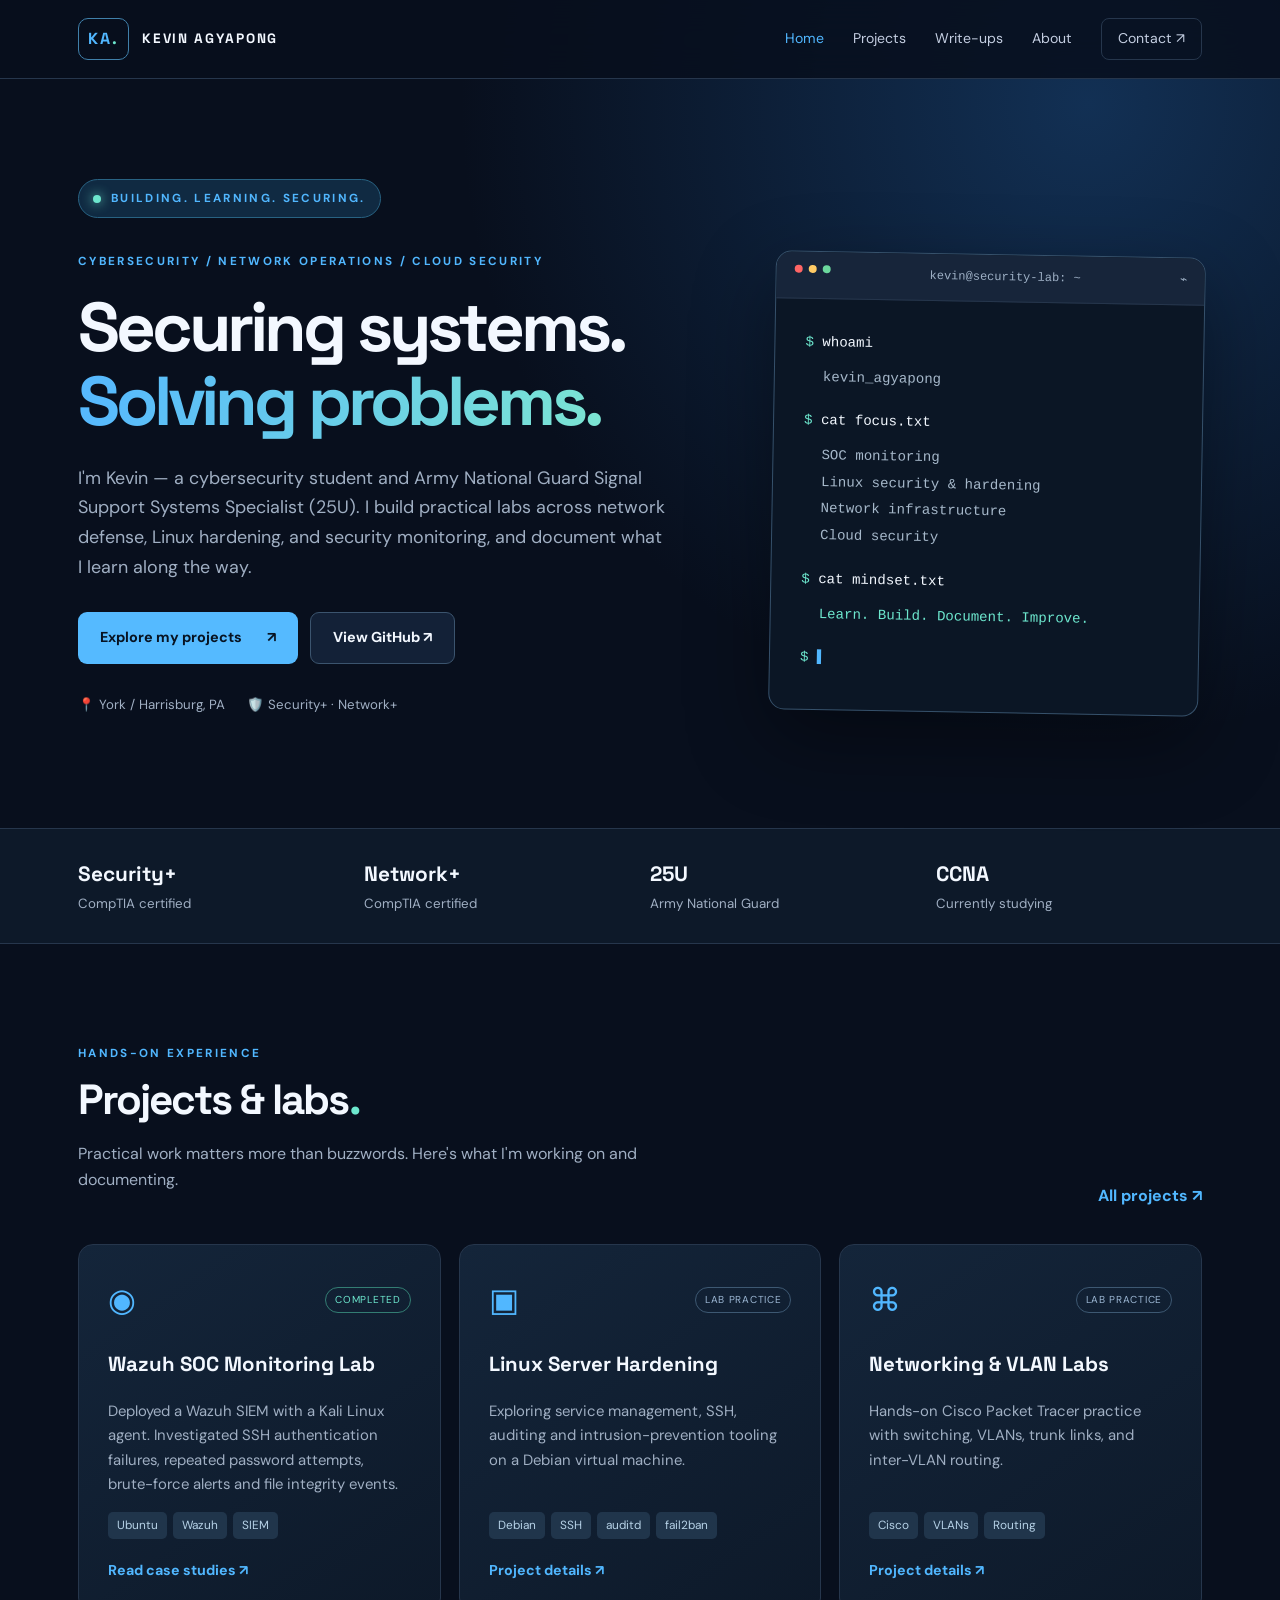
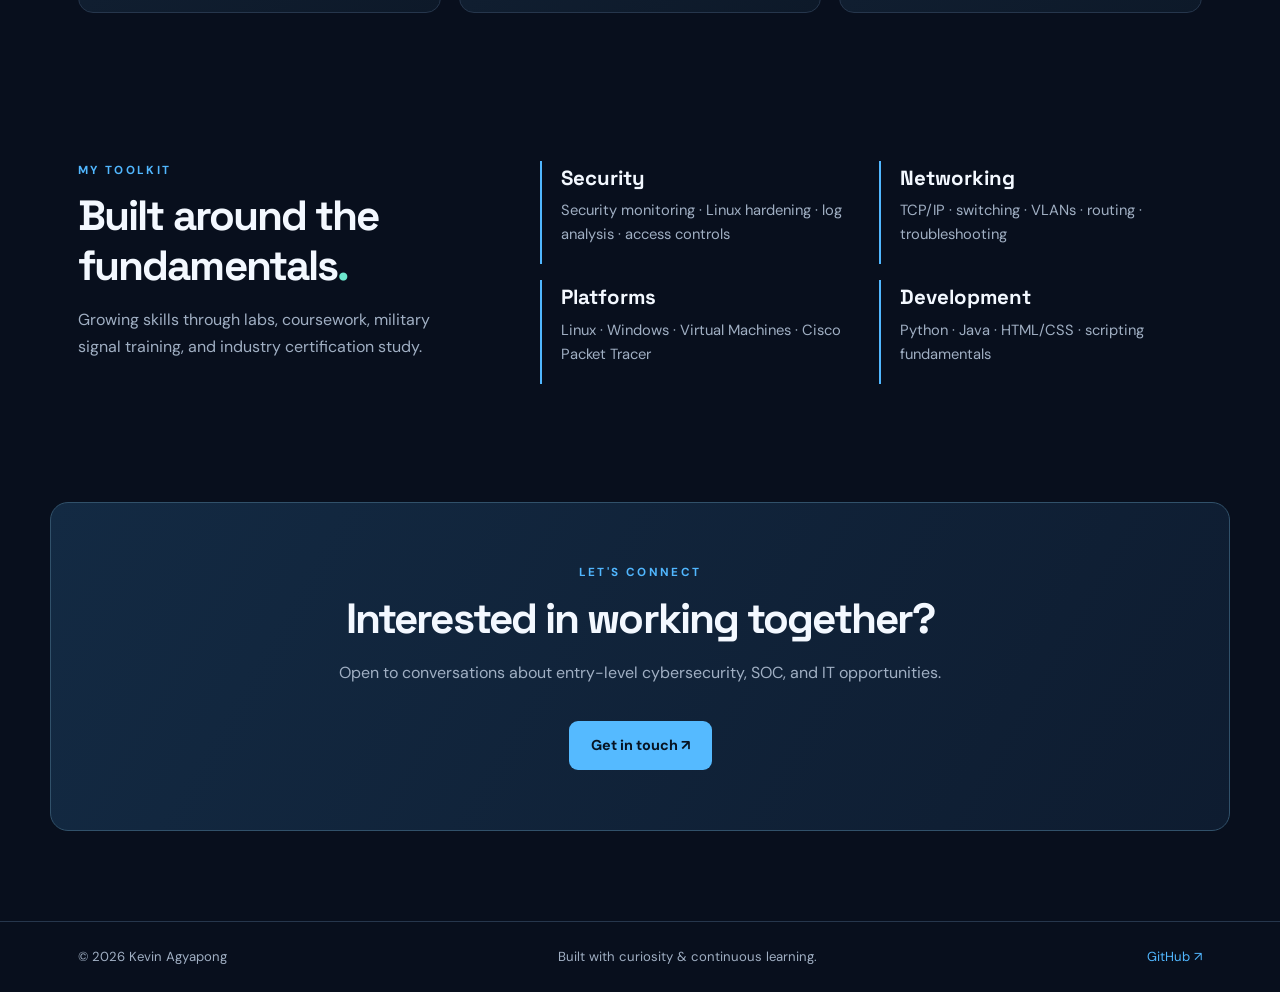
<file: index.html>
<!doctype html>
<html lang="en"><head><meta charset="utf-8"><meta name="viewport" content="width=device-width,initial-scale=1"><meta name="description" content="Kevin Agyapong — cybersecurity student, Army National Guard signal specialist, and hands-on security lab builder."><title>Kevin Agyapong | Cybersecurity & Network Security</title><link rel="stylesheet" href="css/style.css"></head>
<body><nav class="nav"><div class="container nav-inner"><a class="brand" href="index.html"><span class="brand-icon">KA<span class="brand-dot">.</span></span> <span>KEVIN AGYAPONG</span></a><div class="nav-links"><a class="active" href="index.html">Home</a><a href="projects.html">Projects</a><a href="blog.html">Write-ups</a><a href="about.html">About</a><a class="nav-cta" href="mailto:kevinhare61@gmail.com">Contact ↗</a></div></div></nav>
<main>
<section class="hero container"><div class="eyebrow"><span class="live-dot"></span> BUILDING. LEARNING. SECURING.</div><div class="hero-layout"><div><p class="overline">CYBERSECURITY / NETWORK OPERATIONS / CLOUD SECURITY</p><h1>Securing systems.<br><span class="gradient-text">Solving problems.</span></h1><p class="hero-copy">I'm Kevin — a cybersecurity student and Army National Guard Signal Support Systems Specialist (25U). I build practical labs across network defense, Linux hardening, and security monitoring, and document what I learn along the way.</p><div class="actions"><a class="btn primary" href="projects.html">Explore my projects <span>↗</span></a><a class="btn secondary" href="https://github.com/Kevinagy21" target="_blank" rel="noopener noreferrer">View GitHub ↗</a></div><div class="hero-meta"><span>📍 York / Harrisburg, PA</span><span>🛡️ Security+ · Network+</span></div></div><div class="terminal"><div class="terminal-top"><span class="dots"><i></i><i></i><i></i></span><span>kevin@security-lab: ~</span><span>⌁</span></div><div class="terminal-body"><p><span class="prompt">$</span> whoami</p><p class="output">kevin_agyapong</p><p><span class="prompt">$</span> cat focus.txt</p><p class="output">SOC monitoring<br>Linux security &amp; hardening<br>Network infrastructure<br>Cloud security</p><p><span class="prompt">$</span> cat mindset.txt</p><p class="output highlight">Learn. Build. Document. Improve.</p><p><span class="prompt">$</span> <span class="cursor">▌</span></p></div></div></div></section>
<section class="strip"><div class="container strip-grid"><div><strong>Security+</strong><small>CompTIA certified</small></div><div><strong>Network+</strong><small>CompTIA certified</small></div><div><strong>25U</strong><small>Army National Guard</small></div><div><strong>CCNA</strong><small>Currently studying</small></div></div></section>
<section class="container section-space"><div class="section-heading"><div><p class="overline">HANDS-ON EXPERIENCE</p><h2>Projects &amp; labs<span class="accent">.</span></h2><p class="muted">Practical work matters more than buzzwords. Here's what I'm working on and documenting.</p></div><a class="text-link" href="projects.html">All projects ↗</a></div><div class="cards">
<article class="project-card"><div class="card-head"><span class="project-symbol">◉</span><span class="status progress">COMPLETED</span></div><h3>Wazuh SOC Monitoring Lab</h3><p>Deployed a Wazuh SIEM with a Kali Linux agent. Investigated SSH authentication failures, repeated password attempts, brute-force alerts and file integrity events.</p><div class="tags"><span>Ubuntu</span><span>Wazuh</span><span>SIEM</span></div><a href="projects/wazuh-soc-lab/index.html">Read case studies ↗</a></article>
<article class="project-card"><div class="card-head"><span class="project-symbol">▣</span><span class="status">LAB PRACTICE</span></div><h3>Linux Server Hardening</h3><p>Exploring service management, SSH, auditing and intrusion-prevention tooling on a Debian virtual machine.</p><div class="tags"><span>Debian</span><span>SSH</span><span>auditd</span><span>fail2ban</span></div><a href="projects.html#linux">Project details ↗</a></article>
<article class="project-card"><div class="card-head"><span class="project-symbol">⌘</span><span class="status">LAB PRACTICE</span></div><h3>Networking &amp; VLAN Labs</h3><p>Hands-on Cisco Packet Tracer practice with switching, VLANs, trunk links, and inter-VLAN routing.</p><div class="tags"><span>Cisco</span><span>VLANs</span><span>Routing</span></div><a href="projects.html#network">Project details ↗</a></article></div></section>
<section class="container section-space skills-section"><div><p class="overline">MY TOOLKIT</p><h2>Built around the fundamentals<span class="accent">.</span></h2><p class="muted">Growing skills through labs, coursework, military signal training, and industry certification study.</p></div><div class="skill-grid"><div><h3>Security</h3><p>Security monitoring · Linux hardening · log analysis · access controls</p></div><div><h3>Networking</h3><p>TCP/IP · switching · VLANs · routing · troubleshooting</p></div><div><h3>Platforms</h3><p>Linux · Windows · Virtual Machines · Cisco Packet Tracer</p></div><div><h3>Development</h3><p>Python · Java · HTML/CSS · scripting fundamentals</p></div></div></section>
<section class="container cta"><p class="overline">LET'S CONNECT</p><h2>Interested in working together?</h2><p>Open to conversations about entry-level cybersecurity, SOC, and IT opportunities.</p><a class="btn primary" href="mailto:kevinhare61@gmail.com">Get in touch ↗</a></section>
</main><footer><div class="container footer-inner"><span>© 2026 Kevin Agyapong</span><span>Built with curiosity &amp; continuous learning.</span><a href="https://github.com/Kevinagy21" target="_blank" rel="noopener noreferrer">GitHub ↗</a></div></footer></body></html>
</file>
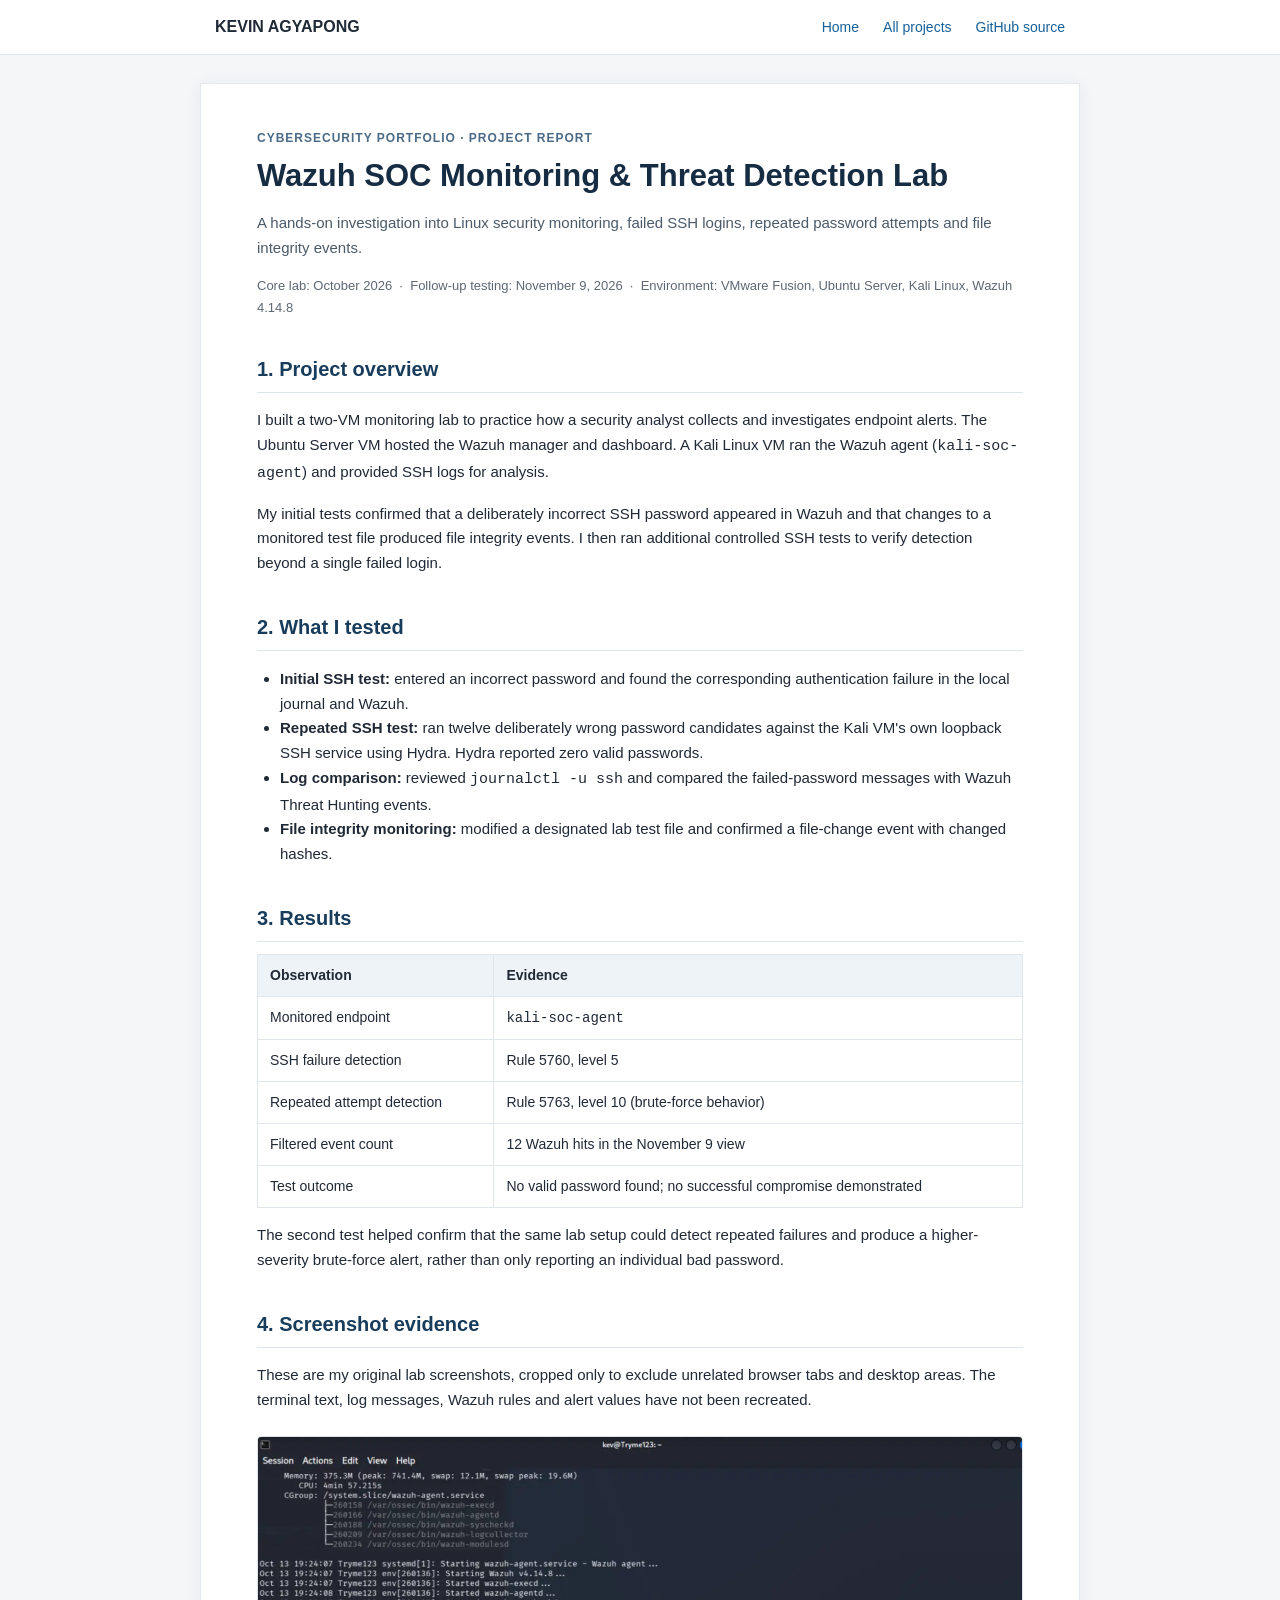
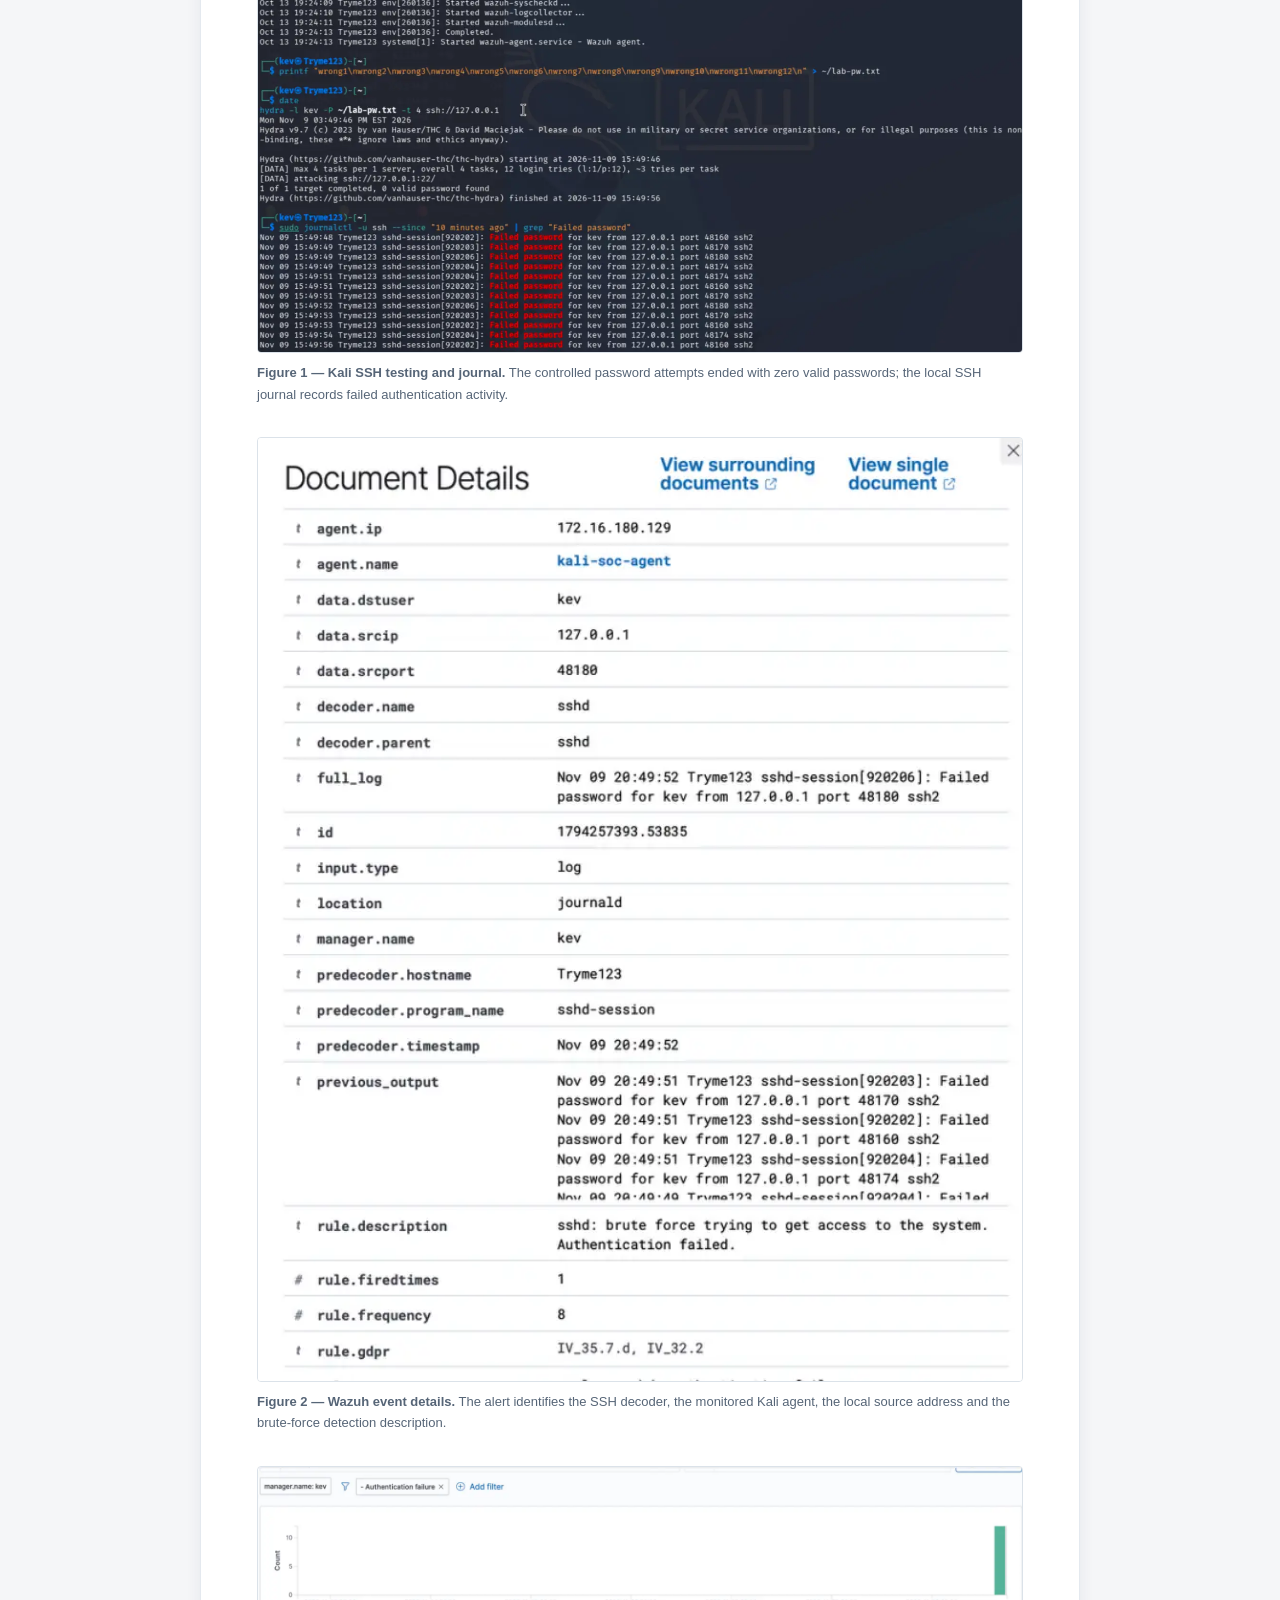
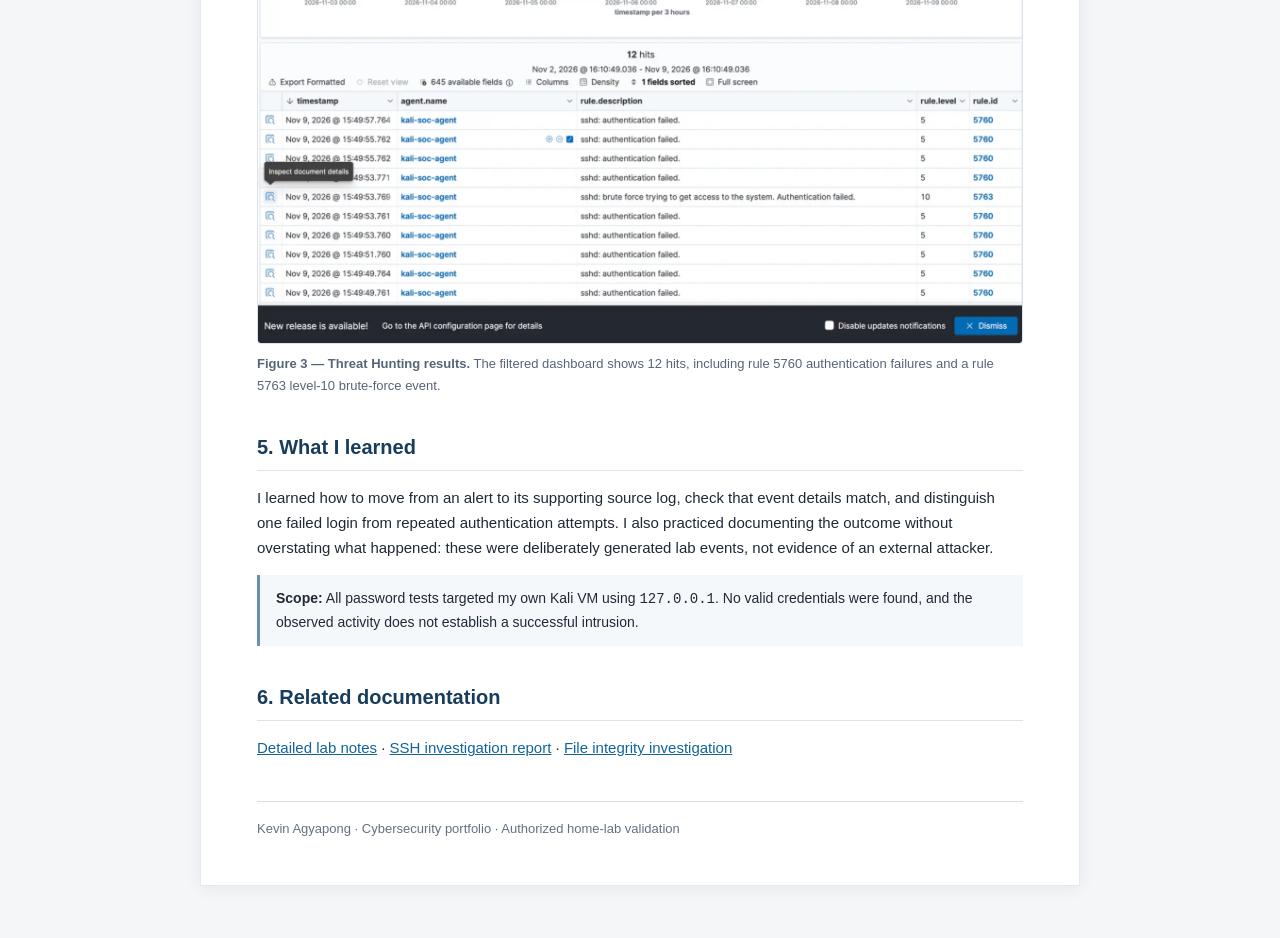
<file: projects/wazuh-soc-lab/index.html>
<!doctype html>
<html lang="en">
<head><meta charset="utf-8"><meta name="viewport" content="width=device-width,initial-scale=1">
<title>Wazuh SOC Monitoring Lab | Kevin Agyapong</title>
<meta name="description" content="Wazuh SOC monitoring lab report with original SSH test evidence and investigation findings.">
<style>
*{box-sizing:border-box}body{margin:0;background:#f5f6f8;color:#202936;font-family:Arial,Helvetica,sans-serif;line-height:1.65}
header{background:#fff;border-bottom:1px solid #e0e5ec;padding:14px 20px}header nav{max-width:850px;margin:auto;display:flex;gap:24px;align-items:center;flex-wrap:wrap}header a{color:#17609a;text-decoration:none;font-size:14px}header strong{margin-right:auto}
main{max-width:880px;margin:28px auto 60px;padding:45px 56px;background:white;box-shadow:0 2px 15px #152d4512;border:1px solid #e4e9ef}
h1{font-size:31px;line-height:1.25;margin:8px 0 8px;color:#152c43}h2{font-size:20px;margin:35px 0 12px;padding-bottom:6px;border-bottom:1px solid #dce4ed;color:#183c5b}h3{font-size:16px;margin:24px 0 8px}p,li,td{font-size:15px}ul{padding-left:23px}a{color:#12649b}figure{margin:24px 0 32px}figure img{display:block;width:100%;height:auto;border:1px solid #dbe2e9;border-radius:4px}figcaption{font-size:13px;color:#566577;margin-top:9px}.eyebrow{color:#4a6a87;font-size:12px;letter-spacing:1px;text-transform:uppercase;font-weight:bold}.summary{color:#4a5a69;font-size:15px}.meta{font-size:13px;color:#5d6874;margin:8px 0 24px}.note{border-left:3px solid #6c8fb0;background:#f5f8fb;padding:12px 16px;font-size:14px}.facts{width:100%;border-collapse:collapse}td,th{border:1px solid #dfe6ec;padding:9px 12px;text-align:left;font-size:14px}th{background:#eef3f7}.footer{font-size:13px;color:#637182;border-top:1px solid #ddd;margin-top:40px;padding-top:16px}
@media(max-width:650px){main{margin:0;padding:25px 18px;border:0;box-shadow:none}h1{font-size:26px}}
</style></head>
<body><header><nav><strong>KEVIN AGYAPONG</strong><a href="../../index.html">Home</a><a href="../../projects.html">All projects</a><a href="https://github.com/Kevinagy21/cybersecurity-portfolio/tree/main/projects/wazuh-soc-lab">GitHub source</a></nav></header>
<main>
<div class="eyebrow">Cybersecurity portfolio · Project report</div>
<h1>Wazuh SOC Monitoring &amp; Threat Detection Lab</h1>
<p class="summary">A hands-on investigation into Linux security monitoring, failed SSH logins, repeated password attempts and file integrity events.</p>
<div class="meta">Core lab: October 2026 &nbsp;·&nbsp; Follow-up testing: November 9, 2026 &nbsp;·&nbsp; Environment: VMware Fusion, Ubuntu Server, Kali Linux, Wazuh 4.14.8</div>
<h2>1. Project overview</h2>
<p>I built a two-VM monitoring lab to practice how a security analyst collects and investigates endpoint alerts. The Ubuntu Server VM hosted the Wazuh manager and dashboard. A Kali Linux VM ran the Wazuh agent (<code>kali-soc-agent</code>) and provided SSH logs for analysis.</p>
<p>My initial tests confirmed that a deliberately incorrect SSH password appeared in Wazuh and that changes to a monitored test file produced file integrity events. I then ran additional controlled SSH tests to verify detection beyond a single failed login.</p>
<h2>2. What I tested</h2>
<ul>
<li><strong>Initial SSH test:</strong> entered an incorrect password and found the corresponding authentication failure in the local journal and Wazuh.</li>
<li><strong>Repeated SSH test:</strong> ran twelve deliberately wrong password candidates against the Kali VM's own loopback SSH service using Hydra. Hydra reported zero valid passwords.</li>
<li><strong>Log comparison:</strong> reviewed <code>journalctl -u ssh</code> and compared the failed-password messages with Wazuh Threat Hunting events.</li>
<li><strong>File integrity monitoring:</strong> modified a designated lab test file and confirmed a file-change event with changed hashes.</li>
</ul>
<h2>3. Results</h2>
<table class="facts"><tr><th>Observation</th><th>Evidence</th></tr>
<tr><td>Monitored endpoint</td><td><code>kali-soc-agent</code></td></tr>
<tr><td>SSH failure detection</td><td>Rule 5760, level 5</td></tr>
<tr><td>Repeated attempt detection</td><td>Rule 5763, level 10 (brute-force behavior)</td></tr>
<tr><td>Filtered event count</td><td>12 Wazuh hits in the November 9 view</td></tr>
<tr><td>Test outcome</td><td>No valid password found; no successful compromise demonstrated</td></tr></table>
<p>The second test helped confirm that the same lab setup could detect repeated failures and produce a higher-severity brute-force alert, rather than only reporting an individual bad password.</p>
<h2>4. Screenshot evidence</h2>
<p>These are my original lab screenshots, cropped only to exclude unrelated browser tabs and desktop areas. The terminal text, log messages, Wazuh rules and alert values have not been recreated.</p>
<figure><img src="screenshots/ssh-test-terminal.webp" alt="Original Kali terminal output showing Hydra's failed login test and SSH journal failed-password entries" loading="lazy"><figcaption><strong>Figure 1 — Kali SSH testing and journal.</strong> The controlled password attempts ended with zero valid passwords; the local SSH journal records failed authentication activity.</figcaption></figure>
<figure><img src="screenshots/wazuh-alert-details.webp" alt="Original Wazuh alert document details with SSH decoder, agent name and brute-force rule description" loading="lazy"><figcaption><strong>Figure 2 — Wazuh event details.</strong> The alert identifies the SSH decoder, the monitored Kali agent, the local source address and the brute-force detection description.</figcaption></figure>
<figure><img src="screenshots/wazuh-detection-summary.webp" alt="Original Wazuh Threat Hunting dashboard showing twelve matching hits and level five and level ten rules" loading="lazy"><figcaption><strong>Figure 3 — Threat Hunting results.</strong> The filtered dashboard shows 12 hits, including rule 5760 authentication failures and a rule 5763 level-10 brute-force event.</figcaption></figure>
<h2>5. What I learned</h2>
<p>I learned how to move from an alert to its supporting source log, check that event details match, and distinguish one failed login from repeated authentication attempts. I also practiced documenting the outcome without overstating what happened: these were deliberately generated lab events, not evidence of an external attacker.</p>
<p class="note"><strong>Scope:</strong> All password tests targeted my own Kali VM using <code>127.0.0.1</code>. No valid credentials were found, and the observed activity does not establish a successful intrusion.</p>
<h2>6. Related documentation</h2>
<p><a href="README.md">Detailed lab notes</a> · <a href="incident-reports/ssh-authentication.md">SSH investigation report</a> · <a href="incident-reports/file-integrity-monitoring.md">File integrity investigation</a></p>
<div class="footer">Kevin Agyapong · Cybersecurity portfolio · Authorized home-lab validation</div>
</main></body></html>
</file>
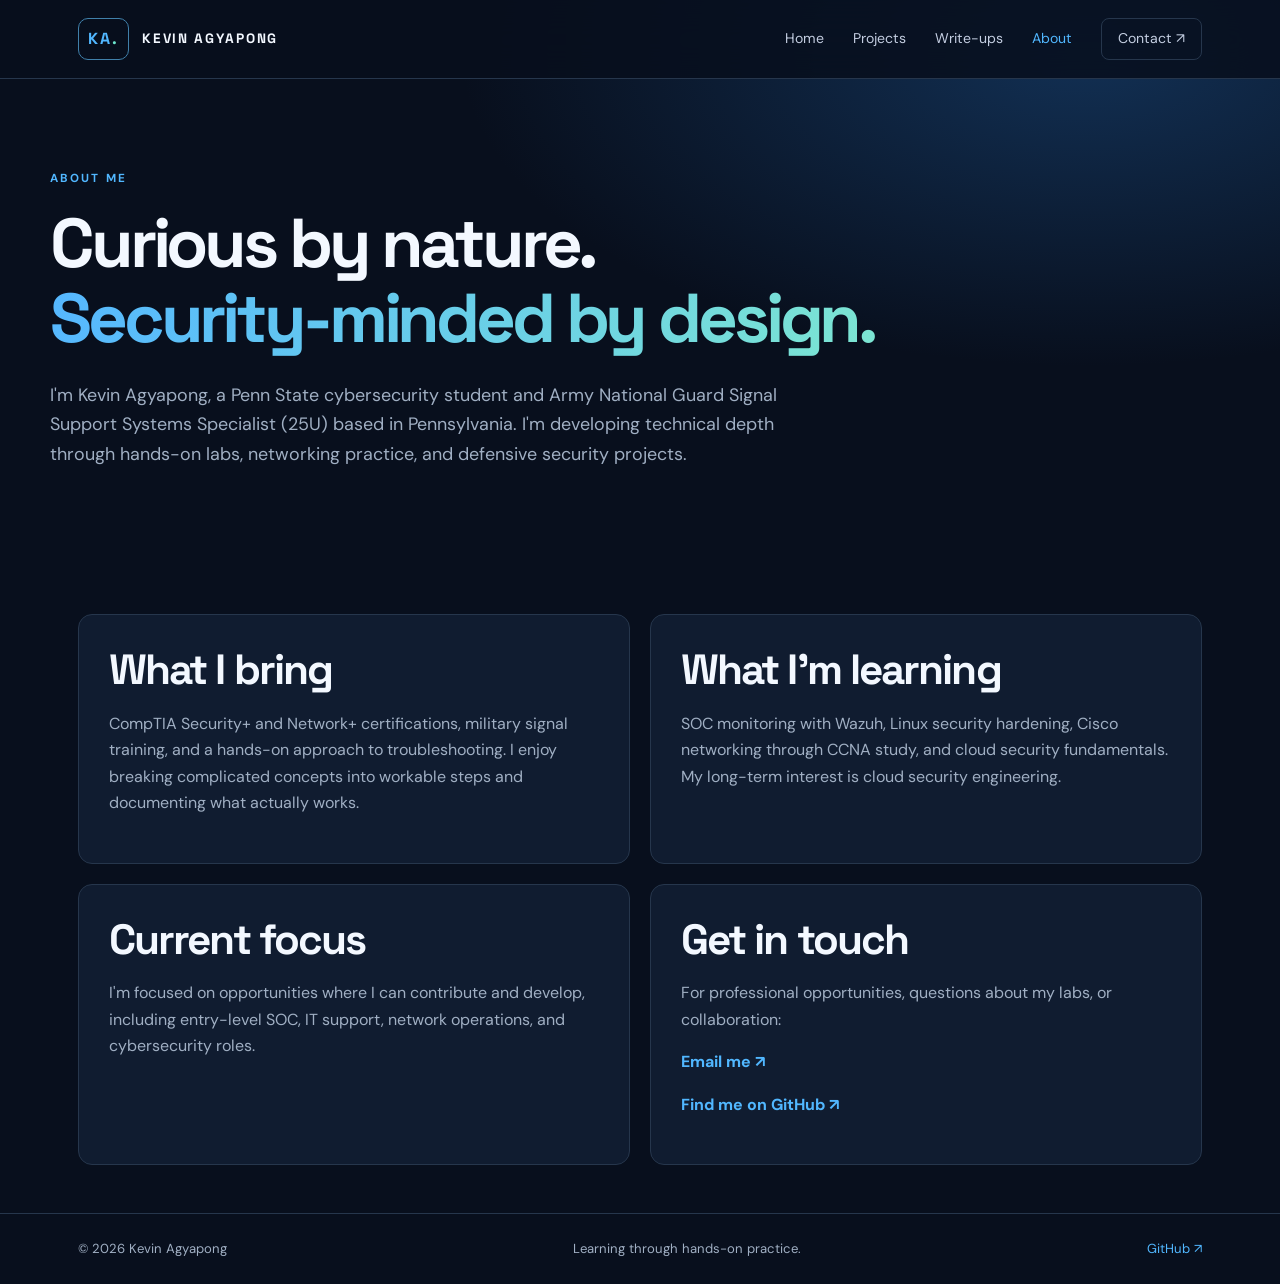
<file: about.html>
<!doctype html><html lang="en"><head><meta charset="utf-8"><meta name="viewport" content="width=device-width,initial-scale=1"><meta name="description" content="Kevin Agyapong cybersecurity portfolio and hands-on labs"><title>About | Kevin Agyapong</title><link rel="stylesheet" href="css/style.css"></head><body><nav class="nav"><div class="container nav-inner"><a class="brand" href="index.html"><span class="brand-icon">KA<span class="brand-dot">.</span></span><span>KEVIN AGYAPONG</span></a><div class="nav-links"><a href="index.html">Home</a><a class="" href="projects.html">Projects</a><a href="blog.html">Write-ups</a><a class="active" href="about.html">About</a><a class="nav-cta" href="mailto:kevinhare61@gmail.com">Contact ↗</a></div></div></nav><main><header class="container page-header"><p class="overline">ABOUT ME</p><h1>Curious by nature.<br><span class="gradient-text">Security-minded by design.</span></h1><p class="hero-copy">I'm Kevin Agyapong, a Penn State cybersecurity student and Army National Guard Signal Support Systems Specialist (25U) based in Pennsylvania. I'm developing technical depth through hands-on labs, networking practice, and defensive security projects.</p></header><section class="container section-space"><div class="detail-grid"><article class="detail-card"><h2>What I bring</h2><p>CompTIA Security+ and Network+ certifications, military signal training, and a hands-on approach to troubleshooting. I enjoy breaking complicated concepts into workable steps and documenting what actually works.</p></article><article class="detail-card"><h2>What I'm learning</h2><p>SOC monitoring with Wazuh, Linux security hardening, Cisco networking through CCNA study, and cloud security fundamentals. My long-term interest is cloud security engineering.</p></article><article class="detail-card"><h2>Current focus</h2><p>I'm focused on opportunities where I can contribute and develop, including entry-level SOC, IT support, network operations, and cybersecurity roles.</p></article><article class="detail-card"><h2>Get in touch</h2><p>For professional opportunities, questions about my labs, or collaboration:</p><p><a class="text-link" href="mailto:kevinhare61@gmail.com">Email me ↗</a></p><p><a class="text-link" target="_blank" rel="noopener noreferrer" href="https://github.com/Kevinagy21">Find me on GitHub ↗</a></p></article></div></section></main><footer><div class="container footer-inner"><span>© 2026 Kevin Agyapong</span><span>Learning through hands-on practice.</span><a href="https://github.com/Kevinagy21" target="_blank" rel="noopener noreferrer">GitHub ↗</a></div></footer></body></html>
</file>
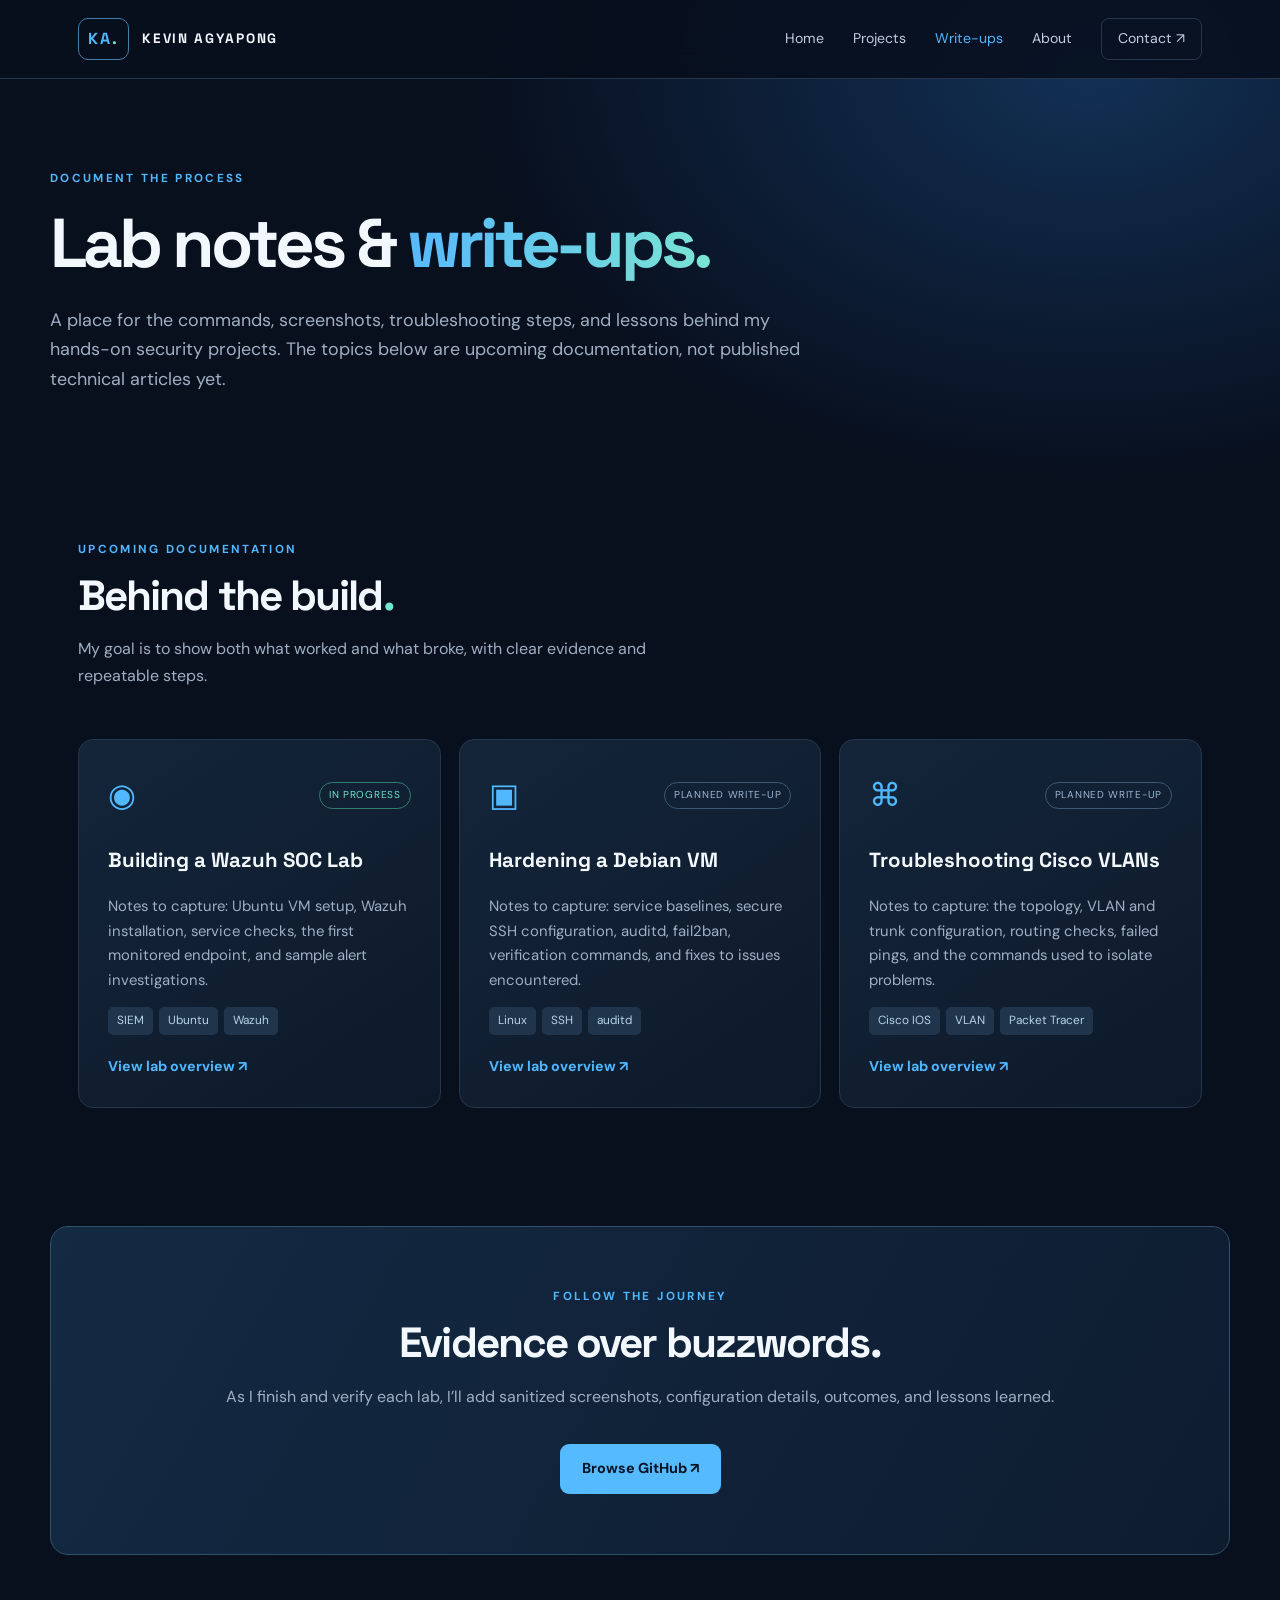
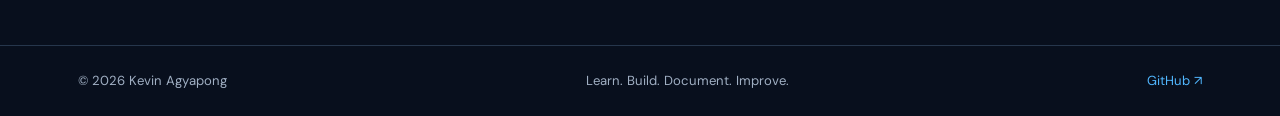
<file: blog.html>
<!doctype html>
<html lang="en">
<head>
<meta charset="utf-8">
<meta name="viewport" content="width=device-width,initial-scale=1">
<meta name="description" content="Kevin Agyapong's cybersecurity lab notes, troubleshooting lessons, and planned technical write-ups.">
<title>Write-ups | Kevin Agyapong</title>
<link rel="stylesheet" href="css/style.css">
</head>
<body>
<nav class="nav">
  <div class="container nav-inner">
    <a class="brand" href="index.html"><span class="brand-icon">KA<span class="brand-dot">.</span></span><span>KEVIN AGYAPONG</span></a>
    <div class="nav-links">
      <a href="index.html">Home</a>
      <a href="projects.html">Projects</a>
      <a class="active" aria-current="page" href="blog.html">Write-ups</a>
      <a href="about.html">About</a>
      <a class="nav-cta" href="mailto:kevinhare61@gmail.com">Contact ↗</a>
    </div>
  </div>
</nav>
<main>
  <header class="container page-header">
    <p class="overline">DOCUMENT THE PROCESS</p>
    <h1>Lab notes &amp; <span class="gradient-text">write-ups.</span></h1>
    <p class="hero-copy">A place for the commands, screenshots, troubleshooting steps, and lessons behind my hands-on security projects. The topics below are upcoming documentation, not published technical articles yet.</p>
  </header>
  <section class="container section-space" aria-label="Upcoming write-ups">
    <div class="section-heading">
      <div>
        <p class="overline">UPCOMING DOCUMENTATION</p>
        <h2>Behind the build<span class="accent">.</span></h2>
        <p class="muted">My goal is to show both what worked and what broke, with clear evidence and repeatable steps.</p>
      </div>
    </div>
    <div class="cards">
      <article class="project-card">
        <div class="card-head"><span class="project-symbol" aria-hidden="true">◉</span><span class="status progress">IN PROGRESS</span></div>
        <h3>Building a Wazuh SOC Lab</h3>
        <p>Notes to capture: Ubuntu VM setup, Wazuh installation, service checks, the first monitored endpoint, and sample alert investigations.</p>
        <div class="tags"><span>SIEM</span><span>Ubuntu</span><span>Wazuh</span></div>
        <a href="projects.html#soc">View lab overview ↗</a>
      </article>
      <article class="project-card">
        <div class="card-head"><span class="project-symbol" aria-hidden="true">▣</span><span class="status">PLANNED WRITE-UP</span></div>
        <h3>Hardening a Debian VM</h3>
        <p>Notes to capture: service baselines, secure SSH configuration, auditd, fail2ban, verification commands, and fixes to issues encountered.</p>
        <div class="tags"><span>Linux</span><span>SSH</span><span>auditd</span></div>
        <a href="projects.html#linux">View lab overview ↗</a>
      </article>
      <article class="project-card">
        <div class="card-head"><span class="project-symbol" aria-hidden="true">⌘</span><span class="status">PLANNED WRITE-UP</span></div>
        <h3>Troubleshooting Cisco VLANs</h3>
        <p>Notes to capture: the topology, VLAN and trunk configuration, routing checks, failed pings, and the commands used to isolate problems.</p>
        <div class="tags"><span>Cisco IOS</span><span>VLAN</span><span>Packet Tracer</span></div>
        <a href="projects.html#network">View lab overview ↗</a>
      </article>
    </div>
  </section>
  <section class="container cta">
    <p class="overline">FOLLOW THE JOURNEY</p>
    <h2>Evidence over buzzwords.</h2>
    <p>As I finish and verify each lab, I’ll add sanitized screenshots, configuration details, outcomes, and lessons learned.</p>
    <a class="btn primary" href="https://github.com/Kevinagy21" target="_blank" rel="noopener noreferrer">Browse GitHub ↗</a>
  </section>
</main>
<footer>
  <div class="container footer-inner"><span>© 2026 Kevin Agyapong</span><span>Learn. Build. Document. Improve.</span><a href="https://github.com/Kevinagy21" target="_blank" rel="noopener noreferrer">GitHub ↗</a></div>
</footer>
</body>
</html>
</file>
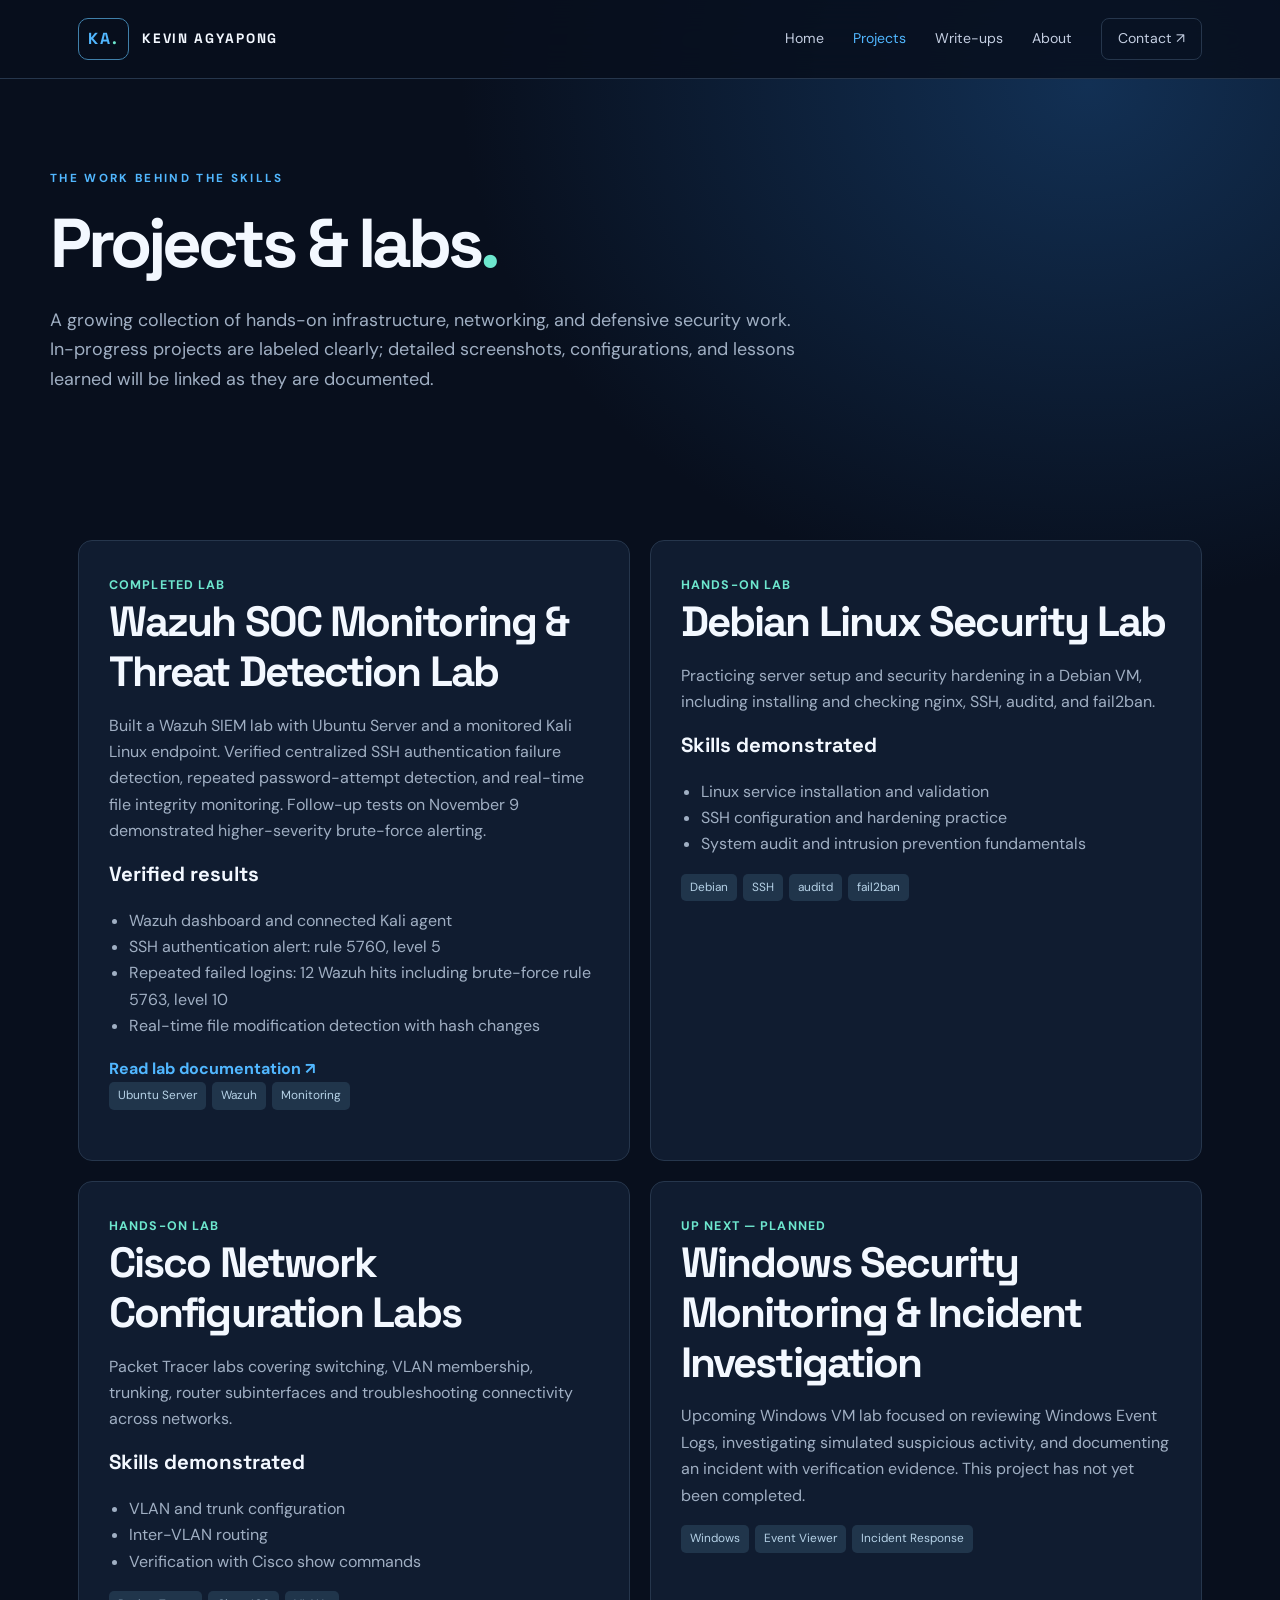
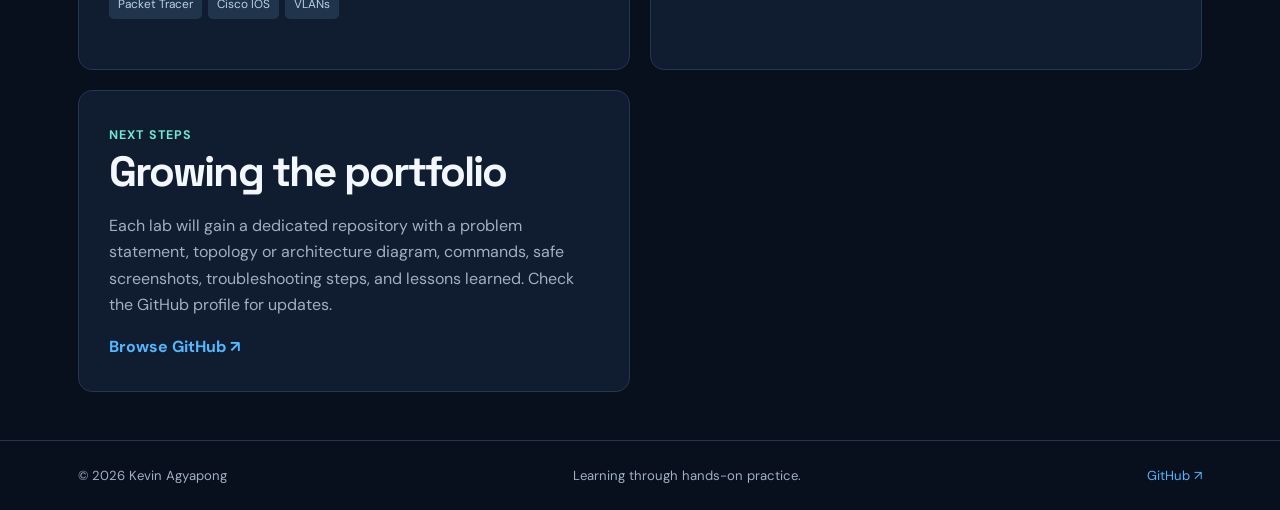
<file: projects.html>
<!doctype html><html lang="en"><head><meta charset="utf-8"><meta name="viewport" content="width=device-width,initial-scale=1"><meta name="description" content="Kevin Agyapong cybersecurity portfolio and hands-on labs"><title>Projects | Kevin Agyapong</title><link rel="stylesheet" href="css/style.css"></head><body><nav class="nav"><div class="container nav-inner"><a class="brand" href="index.html"><span class="brand-icon">KA<span class="brand-dot">.</span></span><span>KEVIN AGYAPONG</span></a><div class="nav-links"><a href="index.html">Home</a><a class="active" href="projects.html">Projects</a><a href="blog.html">Write-ups</a><a class="" href="about.html">About</a><a class="nav-cta" href="mailto:kevinhare61@gmail.com">Contact ↗</a></div></div></nav><main><header class="container page-header"><p class="overline">THE WORK BEHIND THE SKILLS</p><h1>Projects &amp; labs<span class="accent">.</span></h1><p class="hero-copy">A growing collection of hands-on infrastructure, networking, and defensive security work. In-progress projects are labeled clearly; detailed screenshots, configurations, and lessons learned will be linked as they are documented.</p></header><section class="container section-space"><div class="detail-grid"><article class="detail-card" id="soc"><span class="notice">COMPLETED LAB</span><h2>Wazuh SOC Monitoring &amp; Threat Detection Lab</h2><p>Built a Wazuh SIEM lab with Ubuntu Server and a monitored Kali Linux endpoint. Verified centralized SSH authentication failure detection, repeated password-attempt detection, and real-time file integrity monitoring. Follow-up tests on November 9 demonstrated higher-severity brute-force alerting.</p><h3>Verified results</h3><ul><li>Wazuh dashboard and connected Kali agent</li><li>SSH authentication alert: rule 5760, level 5</li><li>Repeated failed logins: 12 Wazuh hits including brute-force rule 5763, level 10</li><li>Real-time file modification detection with hash changes</li></ul><a class="text-link" href="projects/wazuh-soc-lab/index.html">Read lab documentation ↗</a><div class="tags"><span>Ubuntu Server</span><span>Wazuh</span><span>Monitoring</span></div></article><article class="detail-card" id="linux"><span class="notice">HANDS-ON LAB</span><h2>Debian Linux Security Lab</h2><p>Practicing server setup and security hardening in a Debian VM, including installing and checking nginx, SSH, auditd, and fail2ban.</p><h3>Skills demonstrated</h3><ul><li>Linux service installation and validation</li><li>SSH configuration and hardening practice</li><li>System audit and intrusion prevention fundamentals</li></ul><div class="tags"><span>Debian</span><span>SSH</span><span>auditd</span><span>fail2ban</span></div></article><article class="detail-card" id="network"><span class="notice">HANDS-ON LAB</span><h2>Cisco Network Configuration Labs</h2><p>Packet Tracer labs covering switching, VLAN membership, trunking, router subinterfaces and troubleshooting connectivity across networks.</p><h3>Skills demonstrated</h3><ul><li>VLAN and trunk configuration</li><li>Inter-VLAN routing</li><li>Verification with Cisco show commands</li></ul><div class="tags"><span>Packet Tracer</span><span>Cisco IOS</span><span>VLANs</span></div></article><article class="detail-card" id="windows"><span class="notice">UP NEXT — PLANNED</span><h2>Windows Security Monitoring &amp; Incident Investigation</h2><p>Upcoming Windows VM lab focused on reviewing Windows Event Logs, investigating simulated suspicious activity, and documenting an incident with verification evidence. This project has not yet been completed.</p><div class="tags"><span>Windows</span><span>Event Viewer</span><span>Incident Response</span></div></article><article class="detail-card"><span class="notice">NEXT STEPS</span><h2>Growing the portfolio</h2><p>Each lab will gain a dedicated repository with a problem statement, topology or architecture diagram, commands, safe screenshots, troubleshooting steps, and lessons learned. Check the GitHub profile for updates.</p><a class="text-link" href="https://github.com/Kevinagy21" target="_blank" rel="noopener noreferrer">Browse GitHub ↗</a></article></div></section></main><footer><div class="container footer-inner"><span>© 2026 Kevin Agyapong</span><span>Learning through hands-on practice.</span><a href="https://github.com/Kevinagy21" target="_blank" rel="noopener noreferrer">GitHub ↗</a></div></footer></body></html>
</file>
<file: css/style.css>
@import url('https://fonts.googleapis.com/css2?family=DM+Sans:wght@400;500;600;700&family=Space+Grotesk:wght@400;500;600;700&display=swap');
:root{color-scheme:dark;--bg:#080f1d;--panel:#101c30;--border:#26364c;--text:#f3f8ff;--muted:#a0afc3;--blue:#51b7ff;--mint:#6de7ce}
*{box-sizing:border-box}html{scroll-behavior:smooth}body{margin:0;background:radial-gradient(ellipse 70% 35% at 85% 4%,#123054 0%,transparent 70%),var(--bg);color:var(--text);font-family:'DM Sans',sans-serif;line-height:1.65}a{color:inherit;text-decoration:none}a:focus-visible{outline:2px solid var(--blue);outline-offset:5px}h1,h2,h3,p{margin-top:0}h1,h2,h3,.brand{font-family:'Space Grotesk',sans-serif}h1{font-size:clamp(2.8rem,5.4vw,5.7rem);line-height:1.08;letter-spacing:-.06em;margin:18px 0 25px}h2{font-size:clamp(2rem,3.3vw,3.15rem);line-height:1.18;letter-spacing:-.045em;margin-bottom:16px}h3{font-size:1.28rem;line-height:1.3}.container{max-width:1180px;padding:0 28px;margin:auto}.nav{border-bottom:1px solid var(--border);background:#080f1dd9;backdrop-filter:blur(20px);position:sticky;top:0;z-index:10}.nav-inner{min-height:78px;display:flex;align-items:center;justify-content:space-between;gap:20px}.brand{display:flex;align-items:center;gap:13px;font-size:.85rem;letter-spacing:.14em;font-weight:700}.brand-icon{border:1px solid #4080aa;padding:7px 9px;border-radius:10px;color:var(--blue);font-size:1rem}.brand-dot,.accent{color:var(--mint)}.nav-links{display:flex;gap:29px;align-items:center;font-size:.88rem;color:#c4cee1}.nav-links a:hover,.nav-links .active,.text-link{color:var(--blue)}.nav-cta{padding:8px 16px;border:1px solid var(--border);border-radius:8px}.hero{padding-top:100px;padding-bottom:112px}.hero-layout{display:grid;grid-template-columns:1.18fr .82fr;gap:75px;align-items:center}.eyebrow,.overline{font-size:.73rem;letter-spacing:.2em;font-weight:700;color:var(--blue)}.eyebrow{display:inline-flex;align-items:center;gap:10px;border:1px solid #286282;background:#102a42;padding:9px 14px;border-radius:30px;margin-bottom:34px}.live-dot{width:8px;height:8px;background:var(--mint);border-radius:50%;box-shadow:0 0 12px var(--mint)}.gradient-text{background:linear-gradient(105deg,#55b7ff,#7ce5d2);color:transparent;background-clip:text}.hero-copy,.muted{color:var(--muted)}.hero-copy{max-width:590px;font-size:1.12rem;margin-bottom:30px}.actions{display:flex;flex-wrap:wrap;gap:12px}.btn{display:inline-flex;align-items:center;gap:25px;padding:13px 22px;border-radius:9px;font-weight:700;font-size:.9rem;transition:transform .15s}.btn:hover{transform:translateY(-2px)}.primary{background:#55baff;color:#071322}.secondary{border:1px solid #3b546e;background:#132137}.hero-meta{display:flex;flex-wrap:wrap;gap:22px;color:var(--muted);font-size:.83rem;margin-top:30px}.terminal{border:1px solid #36516b;border-radius:16px;background:#0b1625;box-shadow:0 28px 80px #0006;overflow:hidden;transform:rotate(1deg)}.terminal-top{background:#17253a;border-bottom:1px solid var(--border);padding:13px 18px;display:flex;justify-content:space-between;color:#9eb0c5;font-family:monospace;font-size:.75rem}.dots{display:flex;gap:6px}.dots i{background:#ff6565;width:8px;height:8px;border-radius:50%}.dots i:nth-child(2){background:#ffcb65}.dots i:nth-child(3){background:#6bd89d}.terminal-body{font-family:ui-monospace,SFMono-Regular,Menlo,monospace;font-size:.88rem;padding:30px;line-height:1.9}.terminal-body p{margin-bottom:8px}.terminal-body .prompt{color:var(--mint)}.terminal-body .output{color:#a6b8ca;margin:0 0 17px 18px}.terminal-body .highlight{color:var(--mint)}.cursor{color:var(--blue)}.strip{border-block:1px solid var(--border);background:#0d1929}.strip-grid{display:grid;grid-template-columns:repeat(4,1fr);padding-top:28px;padding-bottom:28px;gap:20px}.strip-grid div{display:grid;gap:2px}.strip-grid strong{font-family:'Space Grotesk';font-size:1.3rem}.strip-grid small{color:var(--muted)}.section-space{padding-top:100px;padding-bottom:48px}.section-heading{display:flex;justify-content:space-between;align-items:end;gap:20px;margin-bottom:34px}.section-heading .muted{max-width:590px}.text-link{white-space:nowrap;font-weight:700}.cards{display:grid;grid-template-columns:repeat(3,1fr);gap:18px}.project-card{display:flex;flex-direction:column;min-height:333px;border:1px solid var(--border);border-radius:15px;background:linear-gradient(145deg,#14253a,#0d1929);padding:29px;transition:transform .2s,border-color .2s}.project-card:hover{transform:translateY(-5px);border-color:#4387b3}.project-card p{color:var(--muted);font-size:.93rem}.card-head{display:flex;justify-content:space-between;align-items:center;margin-bottom:25px}.project-symbol{font-size:2rem;color:var(--blue)}.status{color:#9cb7d4;border:1px solid #3d5872;border-radius:20px;font-size:.63rem;letter-spacing:.07em;padding:4px 9px}.status.progress{color:var(--mint);border-color:#337d73}.tags{display:flex;flex-wrap:wrap;gap:6px;margin-top:auto;margin-bottom:20px}.tags span{background:#20354b;color:#b6d2e7;font-size:.74rem;padding:4px 9px;border-radius:5px}.project-card>a{color:var(--blue);font-weight:700;font-size:.89rem}.skills-section{display:grid;grid-template-columns:.75fr 1.25fr;gap:65px}.skill-grid{display:grid;grid-template-columns:repeat(2,1fr);gap:16px}.skill-grid>div{border-left:2px solid var(--blue);padding:4px 0 3px 19px}.skill-grid h3{margin-bottom:7px}.skill-grid p{color:var(--muted);font-size:.92rem}.cta{margin-top:70px;margin-bottom:90px;text-align:center;background:linear-gradient(120deg,#132a43,#0e1c30);border:1px solid #31516a;border-radius:18px;padding:60px 25px}.cta p:not(.overline){color:var(--muted)}.cta .btn{margin-top:18px}footer{border-top:1px solid var(--border)}.footer-inner{display:flex;justify-content:space-between;gap:20px;align-items:center;flex-wrap:wrap;padding-top:24px;padding-bottom:24px;color:var(--muted);font-size:.82rem}footer a{color:var(--blue)}.page-header{padding:90px 0 15px}.page-header p{max-width:750px}.detail-grid{display:grid;grid-template-columns:repeat(2,1fr);gap:20px}.detail-card{background:#101c30;border:1px solid var(--border);border-radius:14px;padding:30px;scroll-margin-top:110px}.detail-card p,.detail-card li{color:var(--muted)}.detail-card ul{padding-left:20px}.notice{color:var(--mint);font-size:.78rem;font-weight:700;letter-spacing:.09em}@media(max-width:920px){.hero-layout,.skills-section{grid-template-columns:1fr;gap:38px}.hero{padding-top:65px;padding-bottom:65px}.terminal{transform:none;max-width:580px}.cards{grid-template-columns:1fr 1fr}.nav-links{gap:13px}}@media(max-width:650px){.container{padding-left:20px;padding-right:20px}.nav-inner{align-items:start;flex-direction:column;padding-top:14px;padding-bottom:14px}.nav-links{flex-wrap:wrap;font-size:.8rem}.nav-cta{padding:4px 8px}.strip-grid,.cards,.detail-grid,.skill-grid{grid-template-columns:1fr}.strip-grid{grid-template-columns:1fr 1fr}.section-space{padding-top:65px}.section-heading{align-items:start;flex-direction:column}.hero-meta{gap:10px}.terminal-body{padding:20px}}
</file>
